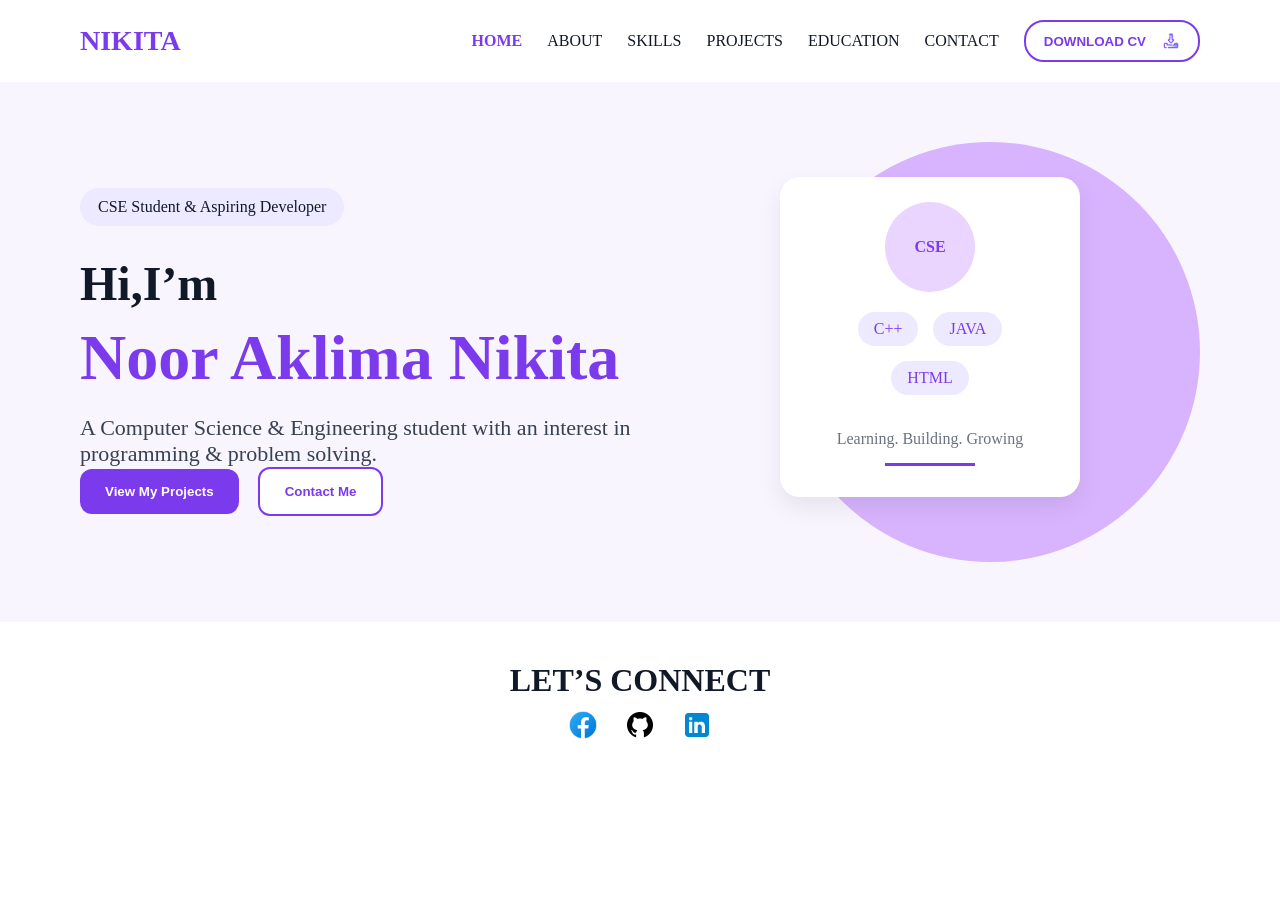
<file: index.html>
<!DOCTYPE html>
<html lang="en">
<head>
    <meta charset="UTF-8">
    <meta name="viewport" content="width=device-width, initial-scale=1.0">
    <title>Nikita Portfolio</title>
    <link rel="stylesheet" href="style.css">
</head>

<body>

    <!-- NAVBAR -->

    <nav>

        <h1>NIKITA</h1>

        <ul>
    <li class="active"><a href="index.html">HOME</a></li>
    <li><a href="about.html">ABOUT</a></li>
    <li><a href="#">SKILLS</a></li>
    <li><a href="#">PROJECTS</a></li>
    <li><a href="#">EDUCATION</a></li>
    <li><a href="#">CONTACT</a></li>

    <button>
        DOWNLOAD CV
        <img src="icons/icons8-download-48.png" alt="Download">
    </button>
</ul>

    </nav>

    <!-- HERO SECTION -->

    <section class="hero">

        <div class="hero-left">

            <p class="badge">
                CSE Student & Aspiring Developer
            </p>

            <h2>Hi,I’m</h2>

            <h1 class="name">
                Noor Aklima Nikita
            </h1>

            <p class="description">
                A Computer Science & Engineering student
                with an interest in programming &
                problem solving.
            </p>

            <button class="project-btn">
                View My Projects
            </button>

            <button class="contact-btn">
                Contact Me
            </button>

        </div>

        <div class="hero-right">

            <div class="purple-circle"></div>

            <div class="skill-card">

                <div class="cse-circle">
                    CSE
                </div>

                <div class="tag-row">
                    <span class="tag">C++</span>
                    <span class="tag">JAVA</span>
                </div>

                <div class="tag-center">
                    <span class="tag">HTML</span>
                </div>

                <p class="learning-text">
                    Learning. Building. Growing
                </p>

                <div class="purple-line"></div>

            </div>

        </div>

    </section>

    <!-- LET'S CONNECT -->

    <section class="contact">

        <h2 class="contact-title">
            LET’S CONNECT
        </h2>

        <div class="icon-row">

            <a href="#">
                <img src="icons/icons8-facebook-48.png" alt="Facebook">
            </a>

            <a href="#">
                <img src="icons/icons8-github-logo-64.png" alt="GitHub">
            </a>

            <a href="#">
                <img src="icons/icons8-linkedin-48.png" alt="LinkedIn">
            </a>

        </div>

    </section>

</body>
</html>
</file>
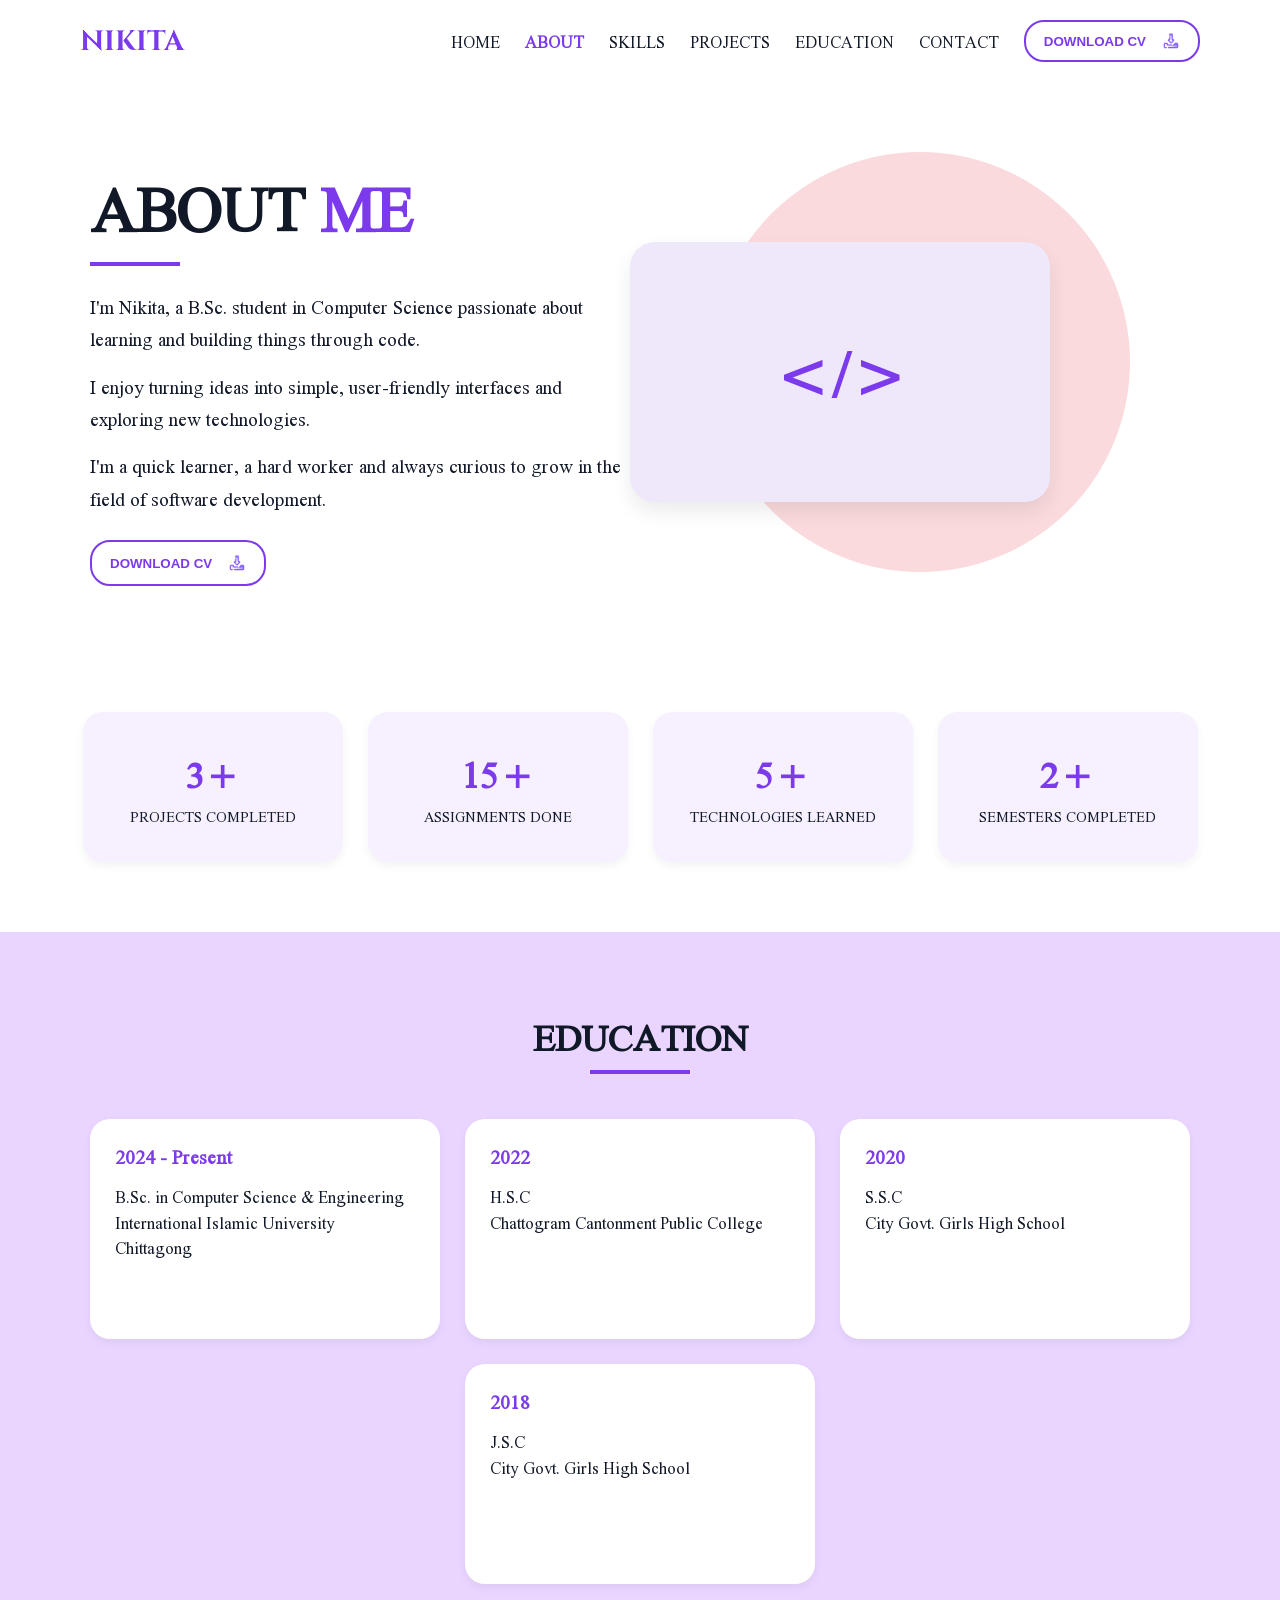
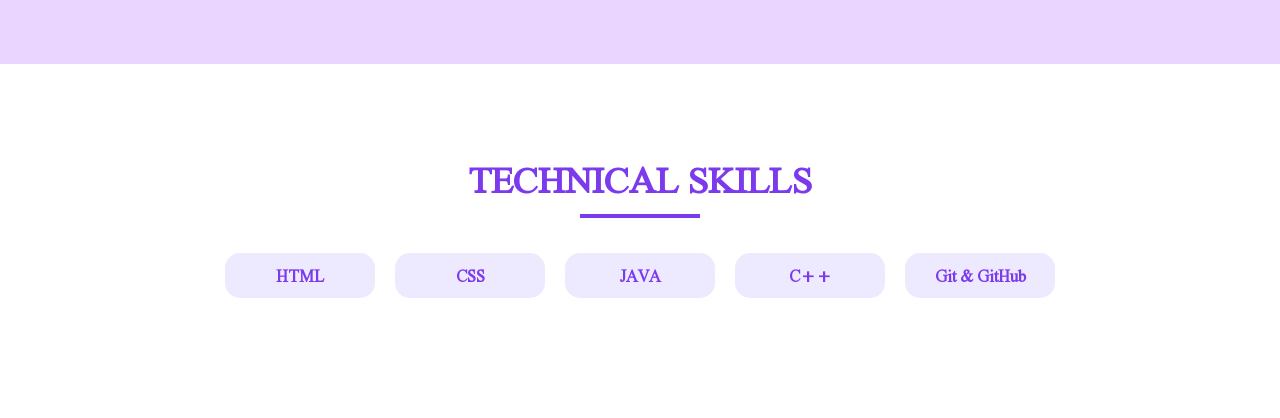
<file: about.html>
<!DOCTYPE html>
<html lang="en">

<head>
    <meta charset="UTF-8">
    <meta name="viewport" content="width=device-width, initial-scale=1.0">
    <title>About - Nikita Portfolio</title>

    <link rel="stylesheet" href="style.css">

    <link href="https://fonts.googleapis.com/css2?family=Cinzel:wght@400;600&family=Nuosu+SIL&display=swap" rel="stylesheet">
</head>

<body>

<nav>
    <h1>NIKITA</h1>

    <ul>
        <li><a href="index.html">HOME</a></li>
        <li class="active"><a href="about.html">ABOUT</a></li>
        <li><a href="#">SKILLS</a></li>
        <li><a href="#">PROJECTS</a></li>
        <li><a href="#">EDUCATION</a></li>
        <li><a href="#">CONTACT</a></li>

        <button>
            DOWNLOAD CV
            <img src="icons/icons8-download-48.png" alt="Download">
        </button>
    </ul>
</nav>

<section class="about-hero">

    <div class="about-left">

        <h2 class="about-heading">
            <span>ABOUT</span>
            <span>ME</span>
        </h2>

        <div class="underline"></div>

        <p>
            I'm Nikita, a B.Sc. student in Computer Science passionate
            about learning and building things through code.
        </p>

        <p>
            I enjoy turning ideas into simple, user-friendly interfaces
            and exploring new technologies.
        </p>

        <p>
            I'm a quick learner, a hard worker and always curious
            to grow in the field of software development.
        </p>

        <button class="cv-btn">
            DOWNLOAD CV
            <img src="icons/icons8-download-48.png" alt="Download">
        </button>

    </div>

    <div class="about-right">

        <div class="big-circle"></div>

        <div class="overlay-box">
            <span class="code">&lt;/&gt;</span>
        </div>

    </div>

</section>

<section class="achievement-section">

    <div class="achievement-card">
        <h2>3+</h2>
        <p>PROJECTS COMPLETED</p>
    </div>

    <div class="achievement-card">
        <h2>15+</h2>
        <p>ASSIGNMENTS DONE</p>
    </div>

    <div class="achievement-card">
        <h2>5+</h2>
        <p>TECHNOLOGIES LEARNED</p>
    </div>

    <div class="achievement-card">
        <h2>2+</h2>
        <p>SEMESTERS COMPLETED</p>
    </div>

</section>

<section class="education-section">

    <div class="edu-bg"></div>

    <h2 class="edu-title">EDUCATION</h2>

    <div class="edu-underline"></div>

    <div class="education-box">

        <div class="education-card">
            <h3>2024 - Present</h3>
            <p>B.Sc. in Computer Science & Engineering</p>
            <p>International Islamic University Chittagong</p>
        </div>

        <div class="education-card">
            <h3>2022</h3>
            <p>H.S.C</p>
            <p>Chattogram Cantonment Public College</p>
        </div>

        <div class="education-card">
            <h3>2020</h3>
            <p>S.S.C</p>
            <p>City Govt. Girls High School</p>
        </div>

        <div class="education-card">
            <h3>2018</h3>
            <p>J.S.C</p>
            <p>City Govt. Girls High School</p>
        </div>

    </div>

</section>

<section class="skills-section">

    <h2 class="skills-title">TECHNICAL SKILLS</h2>

    <div class="skills-underline"></div>

    <div class="skills-list">
        <div>HTML</div>
        <div>CSS</div>
        <div>JAVA</div>
        <div>C++</div>
        <div>Git & GitHub</div>
    </div>

</section>

</body>
</html>
</file>
<file: style.css>
nav{
    display:flex;
    justify-content:space-between;
    align-items:center;
    padding:20px 60px;
}
h1{
    color:#7C3AED;
    font-size:32px;
}
ul{
    display: flex;
    align-items:center;
    list-style: none;
    gap: 30px;
}
li{
    cursor:pointer;
    font-weight:500;
}
.active{
    color:#7C3AED;
    font-weight:700;
}

button{
    background-color: WHITE;
    color: #7C3AED;
    border: 2px solid #7C3AED;
    padding: 12px 20px;
    border-radius: 10px;
    font-weight:600;
}
.hero{
    background-color:#F8F5FF;
    padding:60px 80px;

    display:flex;
    justify-content:space-between;
    align-items:center;
}

.badge{
    display:inline-block;
    background-color:#EDE9FE;
    color:#111827;
    padding:10px 18px;
    border-radius:20px;
}

.hero h2{
    font-size:48px;
    margin-top:30px;
    margin-bottom:10px;
}
.name{
    font-size:64px;
    color:#7C3AED;
    margin-top:0;
    margin-bottom:20px;
}

.description{
    font-size:22px;
    color:#374151;
    max-width:600px;
}

.project-btn{
    background-color:#7C3AED;
    color:white;
    border:none;
    padding:15px 25px;
    border-radius:12px;
    margin-right:15px;
}

.contact-btn{
    background-color:white;
    color:#7C3AED;
    border:2px solid #7C3AED;
    padding:15px 25px;
    border-radius:12px;
}
.hero-right{
    position:relative;
}

.purple-circle{
    width:420px;
    height:420px;
    background:#D8B4FE;
    border-radius:50%;
}
.skill-card{
    position:absolute;
    top:35px;
    width:300px;
    height:320px;
    background:white;
    padding:25px;
    border-radius:20px;
    box-shadow:0 10px 25px rgba(0,0,0,0.08);
}

.cse-circle{
    width:90px;
    height:90px;
    background:#E9D5FF;
    color:#7C3AED;

    border-radius:50%;

    display:flex;
    justify-content:center;
    align-items:center;

    font-weight:bold;
    margin-left:auto;
    margin-right:auto;
    margin-bottom:20px;
}

.tag{
    display:inline-block;
    background:#EDE9FE;
    color:#7C3AED;
    padding:8px 16px;
    border-radius:20px;
}

.learning-text{
    color:#6B7280;
    text-align:center;
    margin-top:35px;
}
.tag-row{
    display:flex;
    justify-content:center;
    gap:15px;
    margin-top:15px;
}

.tag-center{
    display:flex;
    justify-content:center;
    margin-top:15px;
}
.purple-line{
    width:90px;
    height:3px;
    background:#7C3AED;
    margin:15px auto 0;
}
/* CONTACT / LET'S CONNECT SECTION */

.contact {
  text-align: center;
  padding: 40px 20px;
  margin-top:0;
}

.contact-title {
  font-size: 32px;
  font-weight: 600;
  margin-bottom: 10px;
}

.contact-text {
  font-size: 16px;
  color: #666;
  margin-bottom: 30px;
}

.icon-row {
  display: flex;
  justify-content: center;
  align-items: center;
  gap: 25px;
}

.icon-row img {
  width: 32px;
  height: 32px;
  cursor: pointer;
  transition: 0.3s ease;
}

.icon-row img:hover {
  transform: scale(1.2);
}
button img {
  width: 18px;
  height: 18px;
  margin-left: 8px;
  vertical-align:middle;
}


*{
    margin:0;
    padding:0;
    box-sizing:border-box;
}

body{
    font-family:'Nuosu SIL', serif;
    color:#111827;
    overflow-x:hidden;
    background:white;
}


nav{
    display:flex;
    justify-content:space-between;
    align-items:center;
    padding:20px 80px;
}

nav h1{
    font-family:'Cinzel', serif;
    color:#7C3AED;
    font-size:28px;
}

nav ul{
    display:flex;
    align-items:center;
    gap:25px;
    list-style:none;
}

nav ul li a{
    text-decoration:none;
    color:#111827;
}

nav ul li.active a{
    color:#7C3AED;
    font-weight:600;
}

nav button{
    display:flex;
    align-items:center;
    gap:8px;

    background:white;
    border:2px solid #7C3AED;

    color:#7C3AED;
    padding:10px 18px;

    border-radius:20px;
    cursor:pointer;
}

nav button img{
    width:18px;
    height:18px;
}


.about-hero{
    display:flex;
    justify-content:space-between;
    align-items:center;

    padding:70px 90px 40px;
}

/* LEFT */

.about-left{
    width:50%;
}

.about-heading{
    font-size:60px;
    font-weight:600;
    margin-bottom:15px;
}

.about-heading span:first-child{
    color:#111827;
}

.about-heading span:last-child{
    color:#7C3AED;
}

.underline{
    width:90px;
    height:4px;

    background:#7C3AED;

    margin-bottom:25px;
}

.about-left p{
    font-size:18px;
    line-height:1.8;
    margin-bottom:15px;

    max-width:600px;
}

.cv-btn{
    margin-top:25px;

    display:flex;
    align-items:center;
    gap:8px;

    background:white;
    border:2px solid #7C3AED;

    color:#7C3AED;
    padding:12px 18px;

    border-radius:20px;
}

.cv-btn img{
    width:18px;
    height:18px;
}

/* RIGHT */

.about-right{
    width:50%;
    position:relative;
    min-height:450px;
}

.big-circle{
    width:420px;
    height:420px;

    background:#FADADD;
    border-radius:50%;

    position:absolute;
    right:60px;
    top:0;
}

.overlay-box{
    width:420px;
    height:260px;

    background:#EFE7FA;

    position:absolute;
    right:140px;
    top:90px;

    border-radius:25px;

    display:flex;
    justify-content:center;
    align-items:center;

    box-shadow:0 10px 20px rgba(0,0,0,0.08);
}

.code{
    font-size:60px;
    color:#7C3AED;
    font-weight:600;
}


.achievement-section{
    display:flex;
    justify-content:center;
    gap:25px;
    flex-wrap:wrap;

    margin:70px 0;
}

.achievement-card{
    width:260px;
    height:150px;

    background:#F6F0FF;

    border-radius:20px;

    display:flex;
    flex-direction:column;
    justify-content:center;
    align-items:center;

    box-shadow:0 4px 10px rgba(0,0,0,0.05);
}

.achievement-card h2{
    color:#7C3AED;
    font-size:36px;

    margin-bottom:10px;
}

.achievement-card p{
    font-size:14px;
    text-align:center;
}


.education-section{
    position:relative;

    padding:80px 50px;
    margin-top:50px;
}

.edu-bg{
    position:absolute;

    top:0;
    left:0;

    width:100%;
    height:100%;

    background:#E9D5FF;

    z-index:-1;
}

.edu-title{
    text-align:center;

    font-size:36px;

    margin-bottom:10px;
}

.edu-underline{
    width:100px;
    height:4px;

    background:#7C3AED;

    margin:0 auto 45px;
}

.education-box{
    display:flex;
    justify-content:center;
    gap:25px;

    flex-wrap:wrap;
}

.education-card{
    width:350px;
    height:220px;

    background:white;

    border-radius:20px;

    padding:25px;

    box-shadow:0 4px 10px rgba(0,0,0,0.05);
}

.education-card h3{
    color:#7C3AED;
    margin-bottom:15px;
}

.education-card p{
    line-height:1.6;
}


.skills-section{
    text-align:center;

    padding:90px 50px 120px;
}

.skills-title{
    font-size:36px;
    color:#7C3AED;
}

.skills-underline{
    width:120px;
    height:4px;

    background:#7C3AED;

    margin:12px auto 35px;
}

.skills-list{
    display:flex;
    justify-content:center;

    gap:20px;

    flex-wrap:wrap;
}

.skills-list div{
    width:150px;

    text-align:center;

    background:#EDE9FE;
    color:#7C3AED;

    padding:12px 20px;

    border-radius:15px;

    font-weight:600;
}
</file>
